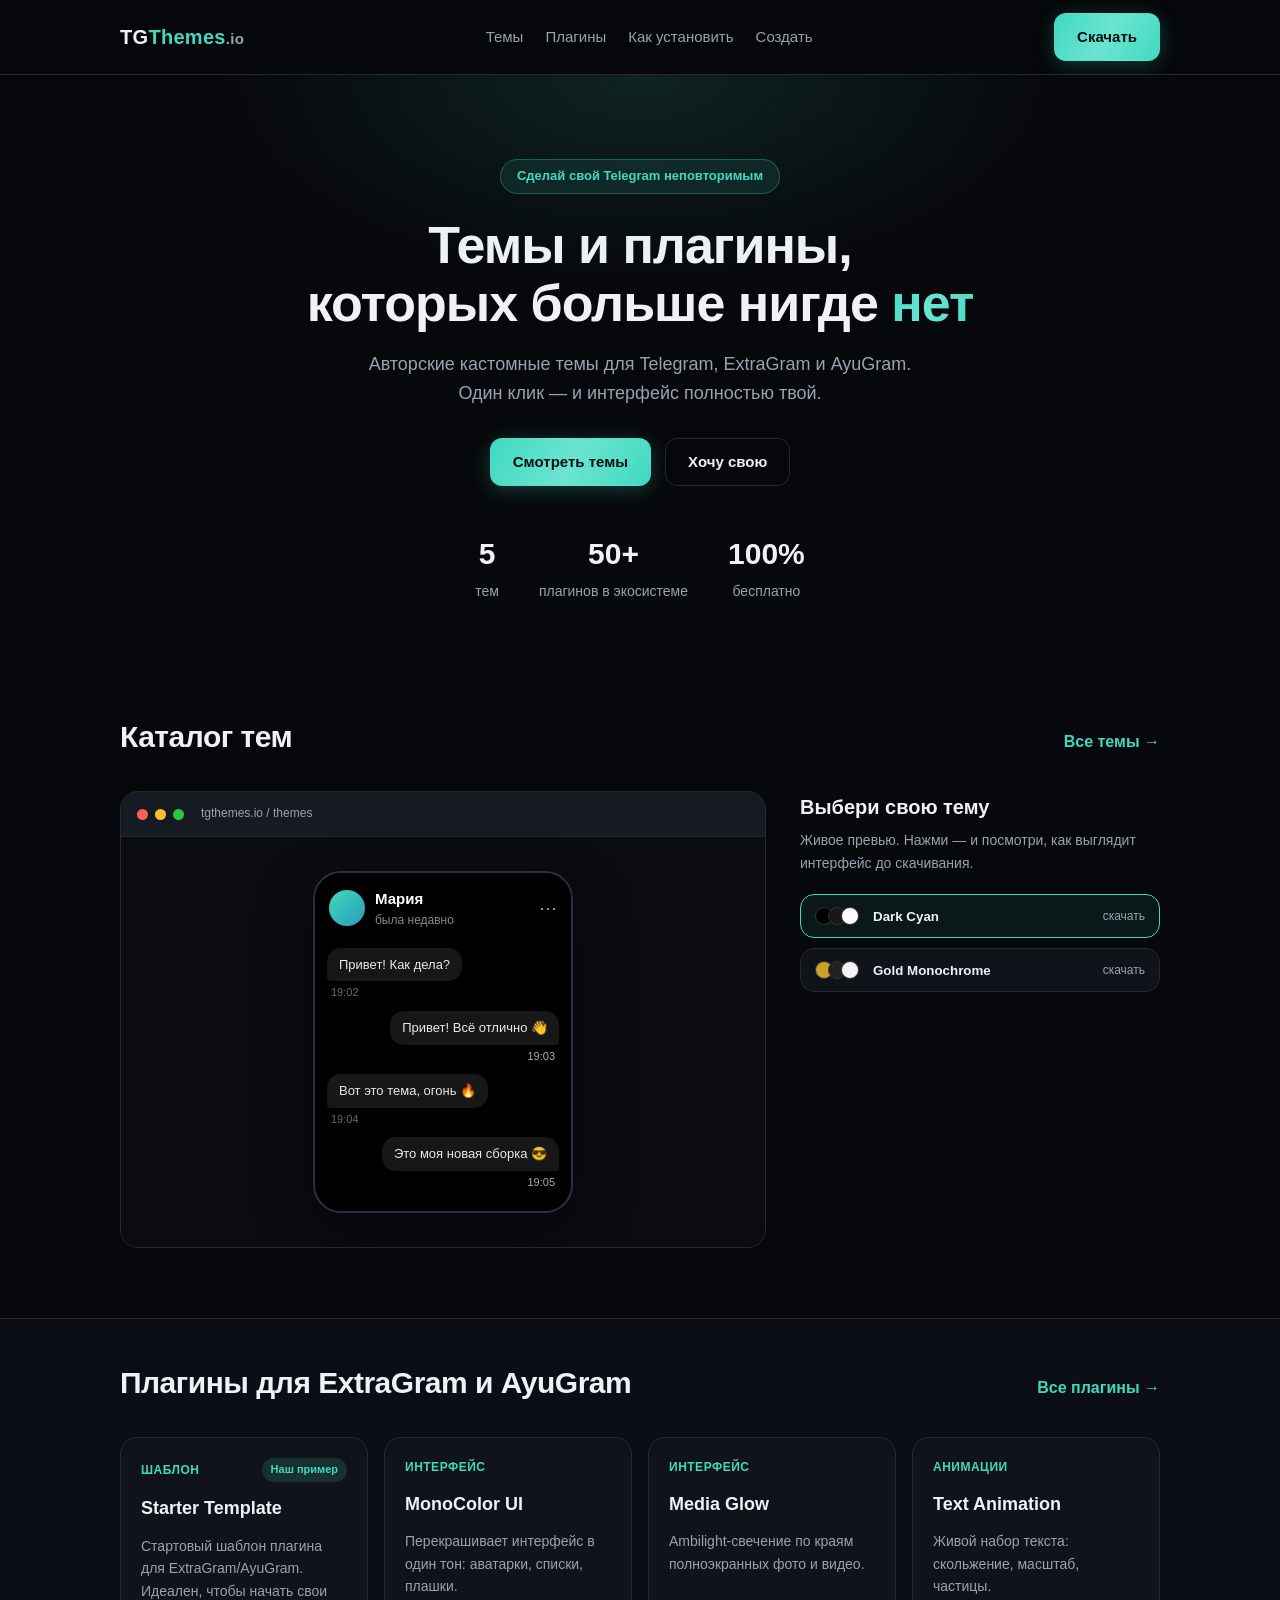
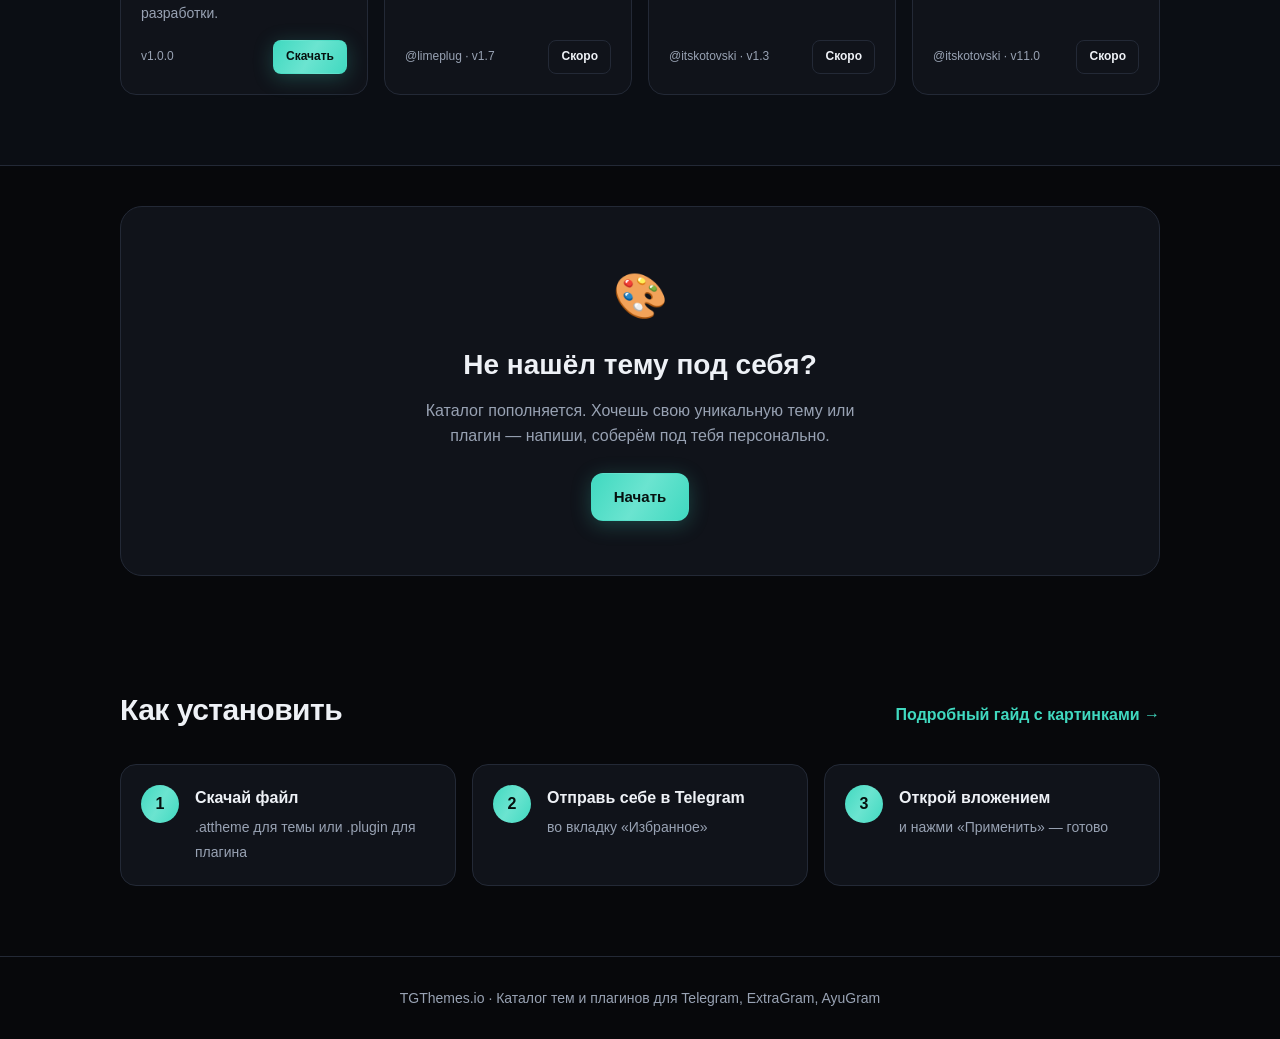
<file: index.html>
<!DOCTYPE html>
<html lang="ru">
<head>
<meta charset="UTF-8">
<meta name="viewport" content="width=device-width, initial-scale=1.0">
<title>TGThemes — Темы и плагины для Telegram, ExtraGram, AyuGram</title>
<meta name="description" content="Каталог кастомных тем (.attheme) и плагинов (.plugin) для Telegram, ExtraGram и AyuGram. Скачай и сделай свой мессенджер уникальным.">
<link rel="stylesheet" href="css/style.css">
</head>
<body>

<!-- NAV -->
<header class="site">
  <div class="container">
    <div class="brand">TG<span>Themes</span><em>.io</em></div>
    <nav>
      <a href="#themes">Темы</a>
      <a href="#plugins">Плагины</a>
      <a href="install.html">Как установить</a>
      <a href="#make">Создать</a>
    </nav>
    <a class="btn btn-primary btn-sm" href="#themes">Скачать</a>
  </div>
</header>

<!-- HERO -->
<section class="hero">
  <div class="container">
    <div class="hero-badge">Сделай свой Telegram неповторимым</div>
    <h1>Темы и плагины,<br>которых больше нигде <span class="accent-grad">нет</span></h1>
    <p>Авторские кастомные темы для Telegram, ExtraGram и AyuGram. Один клик — и интерфейс полностью твой.</p>
    <div class="hero-cta">
      <a class="btn btn-primary" href="#themes">Смотреть темы</a>
      <a class="btn btn-ghost" href="#make">Хочу свою</a>
    </div>
    <div class="hero-stats">
      <div><b>5</b><span>тем</span></div>
      <div><b>50+</b><span>плагинов в экосистеме</span></div>
      <div><b>100%</b><span>бесплатно</span></div>
    </div>
  </div>
</section>

<!-- THEMES -->
<section class="section" id="themes">
  <div class="container">
    <div class="section-head">
      <h2>Каталог тем</h2>
      <a class="link-arrow" href="themes.html">Все темы →</a>
    </div>

    <div class="theme-showcase">
      <div class="theme-browser">
        <div class="browser-top"><span></span><span></span><span></span><i>tgthemes.io / themes</i></div>
        <div class="browser-body">
          <div class="phone-frame" id="phone-frame">
            <div class="phone-header">
              <div class="ph-avatar"></div>
              <div>
                <div class="ph-name" id="ph-name">Мария</div>
                <div class="ph-status" id="ph-status">была недавно</div>
              </div>
              <div class="ph-icons">⋯</div>
            </div>
            <div class="phone-chat">
              <div class="pmsg in"><span id="ph-in1">Привет! Как дела?</span><em id="ph-in1-t">19:02</em></div>
              <div class="pmsg out"><span id="ph-out1">Привет! Всё отлично 👋</span><em id="ph-out1-t">19:03</em></div>
              <div class="pmsg in"><span id="ph-in2">Вот это тема, огонь 🔥</span><em id="ph-in2-t">19:04</em></div>
              <div class="pmsg out"><span id="ph-out2">Это моя новая сборка 😎</span><em id="ph-out2-t">19:05</em></div>
            </div>
          </div>
        </div>
      </div>
      <div class="theme-picker">
        <h3>Выбери свою тему</h3>
        <p>Живое превью. Нажми — и посмотри, как выглядит интерфейс до скачивания.</p>
        <div class="picker-list" id="picker-list"></div>
      </div>
    </div>
  </div>
</section>

<!-- PLUGINS -->
<section class="section alt" id="plugins">
  <div class="container">
    <div class="section-head">
      <h2>Плагины для ExtraGram и AyuGram</h2>
      <a class="link-arrow" href="plugins.html">Все плагины →</a>
    </div>
    <div class="grid" id="plugins-grid"></div>
  </div>
</section>

<!-- MAKE / CTA -->
<section class="section cta" id="make">
  <div class="container">
    <div class="cta-box">
      <div class="cta-icon">🎨</div>
      <h2>Не нашёл тему под себя?</h2>
      <p>Каталог пополняется. Хочешь свою уникальную тему или плагин — напиши, соберём под тебя персонально.</p>
      <a class="btn btn-primary" href="#howto">Начать</a>
    </div>
  </div>
</section>

<!-- HOWTO -->
<section class="section" id="howto">
  <div class="container">
    <div class="section-head">
      <h2>Как установить</h2>
      <a class="link-arrow" href="install.html">Подробный гайд с картинками →</a>
    </div>
    <div class="steps">
      <div class="step">
        <div class="step-num">1</div>
        <div class="step-body">
          <b>Скачай файл</b>
          <span>.attheme для темы или .plugin для плагина</span>
        </div>
      </div>
      <div class="step">
        <div class="step-num">2</div>
        <div class="step-body">
          <b>Отправь себе в Telegram</b>
          <span>во вкладку «Избранное»</span>
        </div>
      </div>
      <div class="step">
        <div class="step-num">3</div>
        <div class="step-body">
          <b>Открой вложением</b>
          <span>и нажми «Применить» — готово</span>
        </div>
      </div>
    </div>
  </div>
</section>

<footer class="foot"><div class="container">TGThemes.io · Каталог тем и плагинов для Telegram, ExtraGram, AyuGram</div></footer>

<script>
// ---------- THEMES ----------
const THEMES = [
  { id:"cyan", name:"Dark Cyan", file:"themes/dark-cyan.attheme", img:"images/theme-preview-cyan.jpg",
    colors:["#000000","#171717","#ffffff"],
    p:{ bg:"#000000", header:"#000000", in:"#171717", out:"#171717", text:"#e8e8e8", outText:"#e8e8e8", name:"#ffffff", status:"#888888" } },
  { id:"gold", name:"Gold Monochrome", file:"themes/gold-monochrome.attheme", img:"images/theme-preview-gold.jpg",
    colors:["#C9A227","#222222","#F2F3F5"],
    p:{ bg:"#161616", header:"#1a1a1a", in:"#222222", out:"#222222", text:"#F2F3F5", outText:"#F2F3F5", name:"#C9A227", status:"#C9A227" } }
];

// ---------- PLUGINS ----------
const PLUGINS = [
  { name:"Starter Template", cat:"Шаблон", ver:"1.0.0", file:"plugins/starter-template.plugin",
    desc:"Стартовый шаблон плагина для ExtraGram/AyuGram. Идеален, чтобы начать свои разработки.",
    tag:"Наш пример" },
  { name:"MonoColor UI", cat:"Интерфейс", ver:"1.7",
    desc:"Перекрашивает интерфейс в один тон: аватарки, списки, плашки.",
    author:"@limeplug" },
  { name:"Media Glow", cat:"Интерфейс", ver:"1.3",
    desc:"Ambilight-свечение по краям полноэкранных фото и видео.",
    author:"@itskotovski" },
  { name:"Text Animation", cat:"Анимации", ver:"11.0",
    desc:"Живой набор текста: скольжение, масштаб, частицы.",
    author:"@itskotovski" }
];

// ---------- RENDER THEME PICKER ----------
const picker = document.getElementById('picker-list');
picker.innerHTML = THEMES.map(t =>
  '<button class="pick" data-id="'+t.id+'">' +
    '<div class="pick-swatches">'+t.colors.map(c=>'<i style="background:'+c+'"></i>').join('')+'</div>' +
    '<div class="pick-name">'+t.name+'</div>' +
    '<div class="pick-size">'+(t.file?'скачать':'')+'</div>' +
  '</button>').join('');

// ---------- LIVE PHONE PREVIEW ----------
function applyTheme(t) {
  const f = document.getElementById('phone-frame');
  f.style.background = t.p.bg;
  f.querySelector('.phone-header').style.background = t.p.header;
  f.querySelector('.ph-name').style.color = t.p.name;
  document.getElementById('ph-status').style.color = t.p.status;
  const msgs = f.querySelectorAll('.pmsg');
  msgs.forEach(m => {
    const isOut = m.classList.contains('out');
    m.querySelector('span').style.background = isOut ? t.p.out : t.p.in;
    m.querySelector('span').style.color = isOut ? t.p.outText : t.p.text;
    m.querySelector('em').style.color = isOut ? t.p.outText : '#8a8f98';
  });
  document.querySelectorAll('.pick').forEach(b => b.classList.toggle('active', b.dataset.id === t.id));
}
picker.addEventListener('click', e => {
  const btn = e.target.closest('.pick');
  if (!btn) return;
  const t = THEMES.find(x => x.id === btn.dataset.id);
  if (t) applyTheme(t);
});
applyTheme(THEMES[0]);

// ---------- RENDER PLUGINS ----------
document.getElementById('plugins-grid').innerHTML = PLUGINS.map(p =>
  '<div class="card">'+
    '<div class="card-top"><span class="card-cat">'+p.cat+'</span>'+(p.tag?'<span class="card-tag">'+p.tag+'</span>':'')+'</div>'+
    '<div class="card-title">'+p.name+'</div>'+
    '<div class="card-desc">'+p.desc+'</div>'+
    '<div class="card-foot">'+
      (p.author?'<span class="card-meta">'+p.author+' · v'+p.ver+'</span>':'<span class="card-meta">v'+p.ver+'</span>')+
      (p.file?'<a class="btn btn-primary btn-xs" href="'+p.file+'" download>Скачать</a>':'<a class="btn btn-ghost btn-xs" href="plugins.html">Скоро</a>')+
    '</div>'+
  '</div>').join('');
</script>
</body>
</html>
</file>
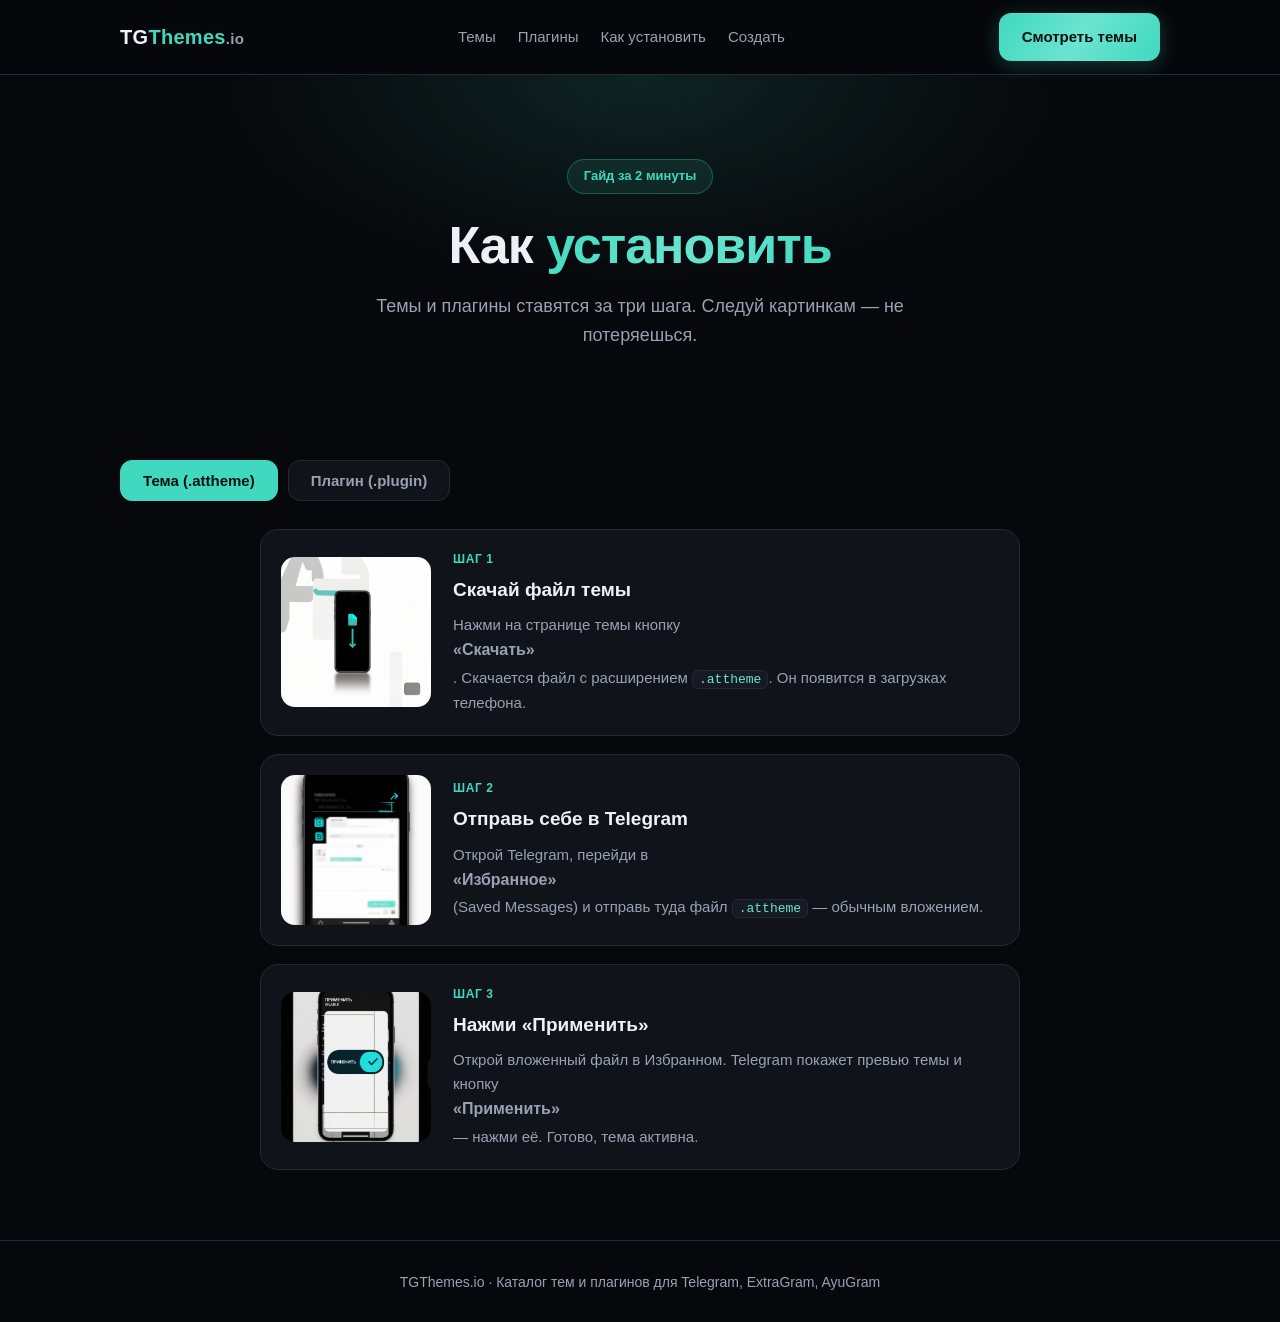
<file: install.html>
<!DOCTYPE html>
<html lang="ru">
<head>
<meta charset="UTF-8">
<meta name="viewport" content="width=device-width, initial-scale=1.0">
<title>Как установить — TGThemes</title>
<meta name="description" content="Пошаговая инструкция по установке тем (.attheme) и плагинов (.plugin) в Telegram, ExtraGram и AyuGram.">
<link rel="stylesheet" href="css/style.css">
</head>
<body>

<header class="site">
  <div class="container">
    <div class="brand">TG<span>Themes</span><em>.io</em></div>
    <nav>
      <a href="index.html#themes">Темы</a>
      <a href="plugins.html">Плагины</a>
      <a href="install.html">Как установить</a>
      <a href="index.html#make">Создать</a>
    </nav>
    <a class="btn btn-primary btn-sm" href="themes.html">Смотреть темы</a>
  </div>
</header>

<section class="hero">
  <div class="container">
    <div class="hero-badge">Гайд за 2 минуты</div>
    <h1>Как <span class="accent-grad">установить</span></h1>
    <p>Темы и плагины ставятся за три шага. Следуй картинкам — не потеряешься.</p>
  </div>
</section>

<!-- TABS -->
<section class="section tab-section">
  <div class="container">
    <div class="tab-bar">
      <button class="tab active" data-tab="theme">Тема (.attheme)</button>
      <button class="tab" data-tab="plugin">Плагин (.plugin)</button>
    </div>

    <!-- THEME STEPS -->
    <div class="tab-panel active" id="tab-theme">
      <div class="steps-col">
        <div class="step-card">
          <div class="step-img"><img src="images/howto-1-download.jpg" alt="Скачать тему"></div>
          <div class="step-body">
            <div class="step-tag">Шаг 1</div>
            <h3>Скачай файл темы</h3>
            <p>Нажми на странице темы кнопку <b>«Скачать»</b>. Скачается файл с расширением <code>.attheme</code>. Он появится в загрузках телефона.</p>
          </div>
        </div>

        <div class="step-card">
          <div class="step-img"><img src="images/howto-2-saved.jpg" alt="Отправить в избранное"></div>
          <div class="step-body">
            <div class="step-tag">Шаг 2</div>
            <h3>Отправь себе в Telegram</h3>
            <p>Открой Telegram, перейди в <b>«Избранное»</b> (Saved Messages) и отправь туда файл <code>.attheme</code> — обычным вложением.</p>
          </div>
        </div>

        <div class="step-card">
          <div class="step-img"><img src="images/howto-3-apply.jpg" alt="Применить тему"></div>
          <div class="step-body">
            <div class="step-tag">Шаг 3</div>
            <h3>Нажми «Применить»</h3>
            <p>Открой вложенный файл в Избранном. Telegram покажет превью темы и кнопку <b>«Применить»</b> — нажми её. Готово, тема активна.</p>
          </div>
        </div>
      </div>
    </div>

    <!-- PLUGIN STEPS -->
    <div class="tab-panel" id="tab-plugin">
      <div class="steps-col">
        <div class="step-card">
          <div class="step-img"><img src="images/howto-1-download.jpg" alt="Скачать плагин"></div>
          <div class="step-body">
            <div class="step-tag">Шаг 1</div>
            <h3>Скачай файл плагина</h3>
            <p>Нажми «Скачать» на странице плагина — получишь файл с расширением <code>.plugin</code>.</p>
          </div>
        </div>

        <div class="step-card">
          <div class="step-img"><img src="images/howto-2-saved.jpg" alt="Переслать в клиент"></div>
          <div class="step-body">
            <div class="step-tag">Шаг 2</div>
            <h3>Открой его в ExtraGram/AyuGram</h3>
            <p>Запусти клиент, открой <b>Настройки → Плагины</b>, нажми <b>«Добавить плагин»</b>/<code>+</code> и выбери скачанный файл.</p>
          </div>
        </div>

        <div class="step-card">
          <div class="step-img"><img src="images/howto-4-plugin.jpg" alt="Включить плагин"></div>
          <div class="step-body">
            <div class="step-tag">Шаг 3</div>
            <h3>Включи переключатель</h3>
            <p>После добавления включи тумблер рядом с плагином. Если нужна библиотека (например, ZwyLib) — сначала установи её.</p>
          </div>
        </div>
      </div>

      <div class="notice">
        <b>Почему нет автоматической установки?</b>
        <span>Telegram показывает экран подтверждения перед применением темы/плагина. Это встроенная защита — её нельзя обойти. Так что ручной клик всегда нужен.</span>
      </div>
    </div>
  </div>
</section>

<footer class="foot"><div class="container">TGThemes.io · Каталог тем и плагинов для Telegram, ExtraGram, AyuGram</div></footer>

<script>
document.querySelectorAll('.tab').forEach(btn => {
  btn.addEventListener('click', () => {
    document.querySelectorAll('.tab').forEach(b => b.classList.remove('active'));
    document.querySelectorAll('.tab-panel').forEach(p => p.classList.remove('active'));
    btn.classList.add('active');
    document.getElementById('tab-' + btn.dataset.tab).classList.add('active');
  });
});
</script>
</body>
</html>
</file>
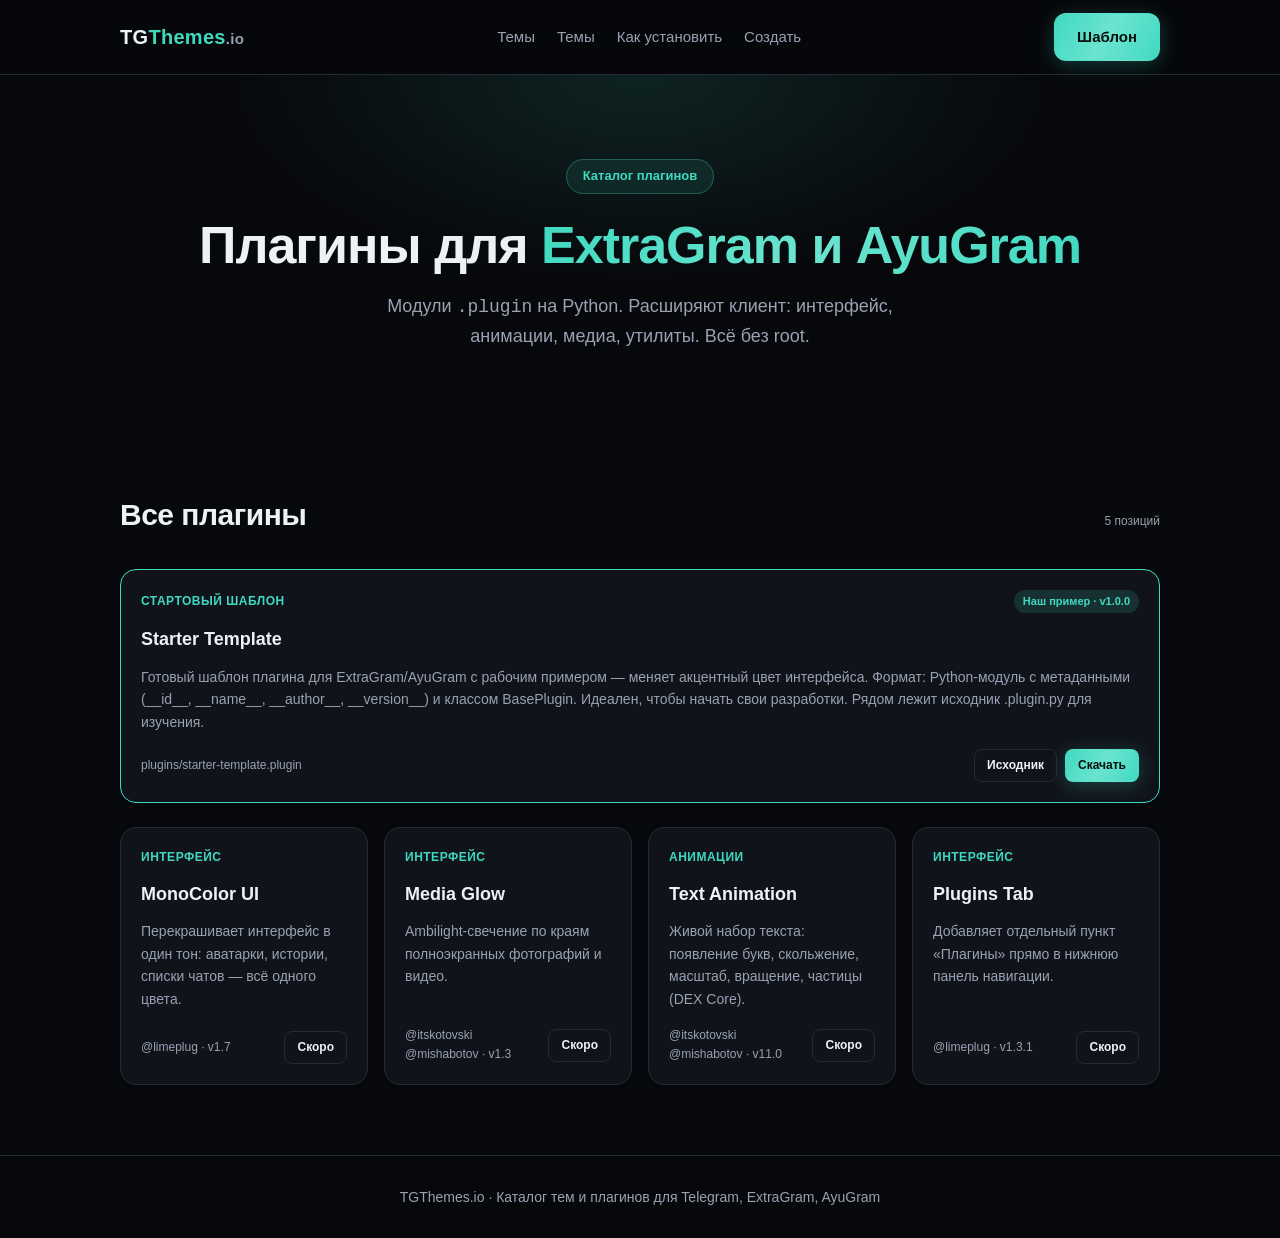
<file: plugins.html>
<!DOCTYPE html>
<html lang="ru">
<head>
<meta charset="UTF-8">
<meta name="viewport" content="width=device-width, initial-scale=1.0">
<title>Каталог плагинов — TGThemes</title>
<meta name="description" content="Каталог плагинов .plugin для ExtraGram и AyuGram: интерфейс, анимации, медиа, утилиты. Стартовый шаблон для своих разработок.">
<link rel="stylesheet" href="css/style.css">
</head>
<body>

<header class="site">
  <div class="container">
    <div class="brand">TG<span>Themes</span><em>.io</em></div>
    <nav>
      <a href="index.html#themes">Темы</a>
      <a href="themes.html">Темы</a>
      <a href="install.html">Как установить</a>
      <a href="index.html#make">Создать</a>
    </nav>
    <a class="btn btn-primary btn-sm" href="plugins/starter-template.plugin" download>Шаблон</a>
  </div>
</header>

<section class="hero">
  <div class="container">
    <div class="hero-badge">Каталог плагинов</div>
    <h1>Плагины для <span class="accent-grad">ExtraGram и AyuGram</span></h1>
    <p>Модули <code>.plugin</code> на Python. Расширяют клиент: интерфейс, анимации, медиа, утилиты. Всё без root.</p>
  </div>
</section>

<section class="section">
  <div class="container">
    <div class="section-head"><h2>Все плагины</h2><span class="card-meta" id="plugins-count">…</span></div>

    <div class="card" style="margin-bottom:24px; border-color:var(--accent)">
      <div class="card-top">
        <span class="card-cat">Стартовый шаблон</span>
        <span class="card-tag">Наш пример · v1.0.0</span>
      </div>
      <div class="card-title">Starter Template</div>
      <div class="card-desc">Готовый шаблон плагина для ExtraGram/AyuGram с рабочим примером — меняет акцентный цвет интерфейса. Формат: Python-модуль с метаданными (__id__, __name__, __author__, __version__) и классом BasePlugin. Идеален, чтобы начать свои разработки. Рядом лежит исходник .plugin.py для изучения.</div>
      <div class="card-foot">
        <span class="card-meta">plugins/starter-template.plugin</span>
        <div style="display:flex;gap:8px">
          <a class="btn btn-ghost btn-xs" href="plugins/starter-template.plugin.py" download>Исходник</a>
          <a class="btn btn-primary btn-xs" href="plugins/starter-template.plugin" download>Скачать</a>
        </div>
      </div>
    </div>

    <div class="grid" id="plugins-grid"></div>
  </div>
</section>

<footer class="foot"><div class="container">TGThemes.io · Каталог тем и плагинов для Telegram, ExtraGram, AyuGram</div></footer>

<script>
const PLUGINS = [
  { name:"MonoColor UI", cat:"Интерфейс", ver:"1.7", author:"@limeplug",
    desc:"Перекрашивает интерфейс в один тон: аватарки, истории, списки чатов — всё одного цвета." },
  { name:"Media Glow", cat:"Интерфейс", ver:"1.3", author:"@itskotovski @mishabotov",
    desc:"Ambilight-свечение по краям полноэкранных фотографий и видео." },
  { name:"Text Animation", cat:"Анимации", ver:"11.0", author:"@itskotovski @mishabotov",
    desc:"Живой набор текста: появление букв, скольжение, масштаб, вращение, частицы (DEX Core)." },
  { name:"Plugins Tab", cat:"Интерфейс", ver:"1.3.1", author:"@limeplug",
    desc:"Добавляет отдельный пункт «Плагины» прямо в нижнюю панель навигации." }
];
document.getElementById('plugins-count').textContent = (PLUGINS.length+1) + ' позиций';
document.getElementById('plugins-grid').innerHTML = PLUGINS.map(p =>
  '<div class="card">'+
    '<div class="card-top"><span class="card-cat">'+p.cat+'</span></div>'+
    '<div class="card-title">'+p.name+'</div>'+
    '<div class="card-desc">'+p.desc+'</div>'+
    '<div class="card-foot">'+
      '<span class="card-meta">'+p.author+' · v'+p.ver+'</span>'+
      '<a class="btn btn-ghost btn-xs" href="index.html#make">Скоро</a>'+
    '</div>'+
  '</div>').join('');
</script>
</body>
</html>
</file>
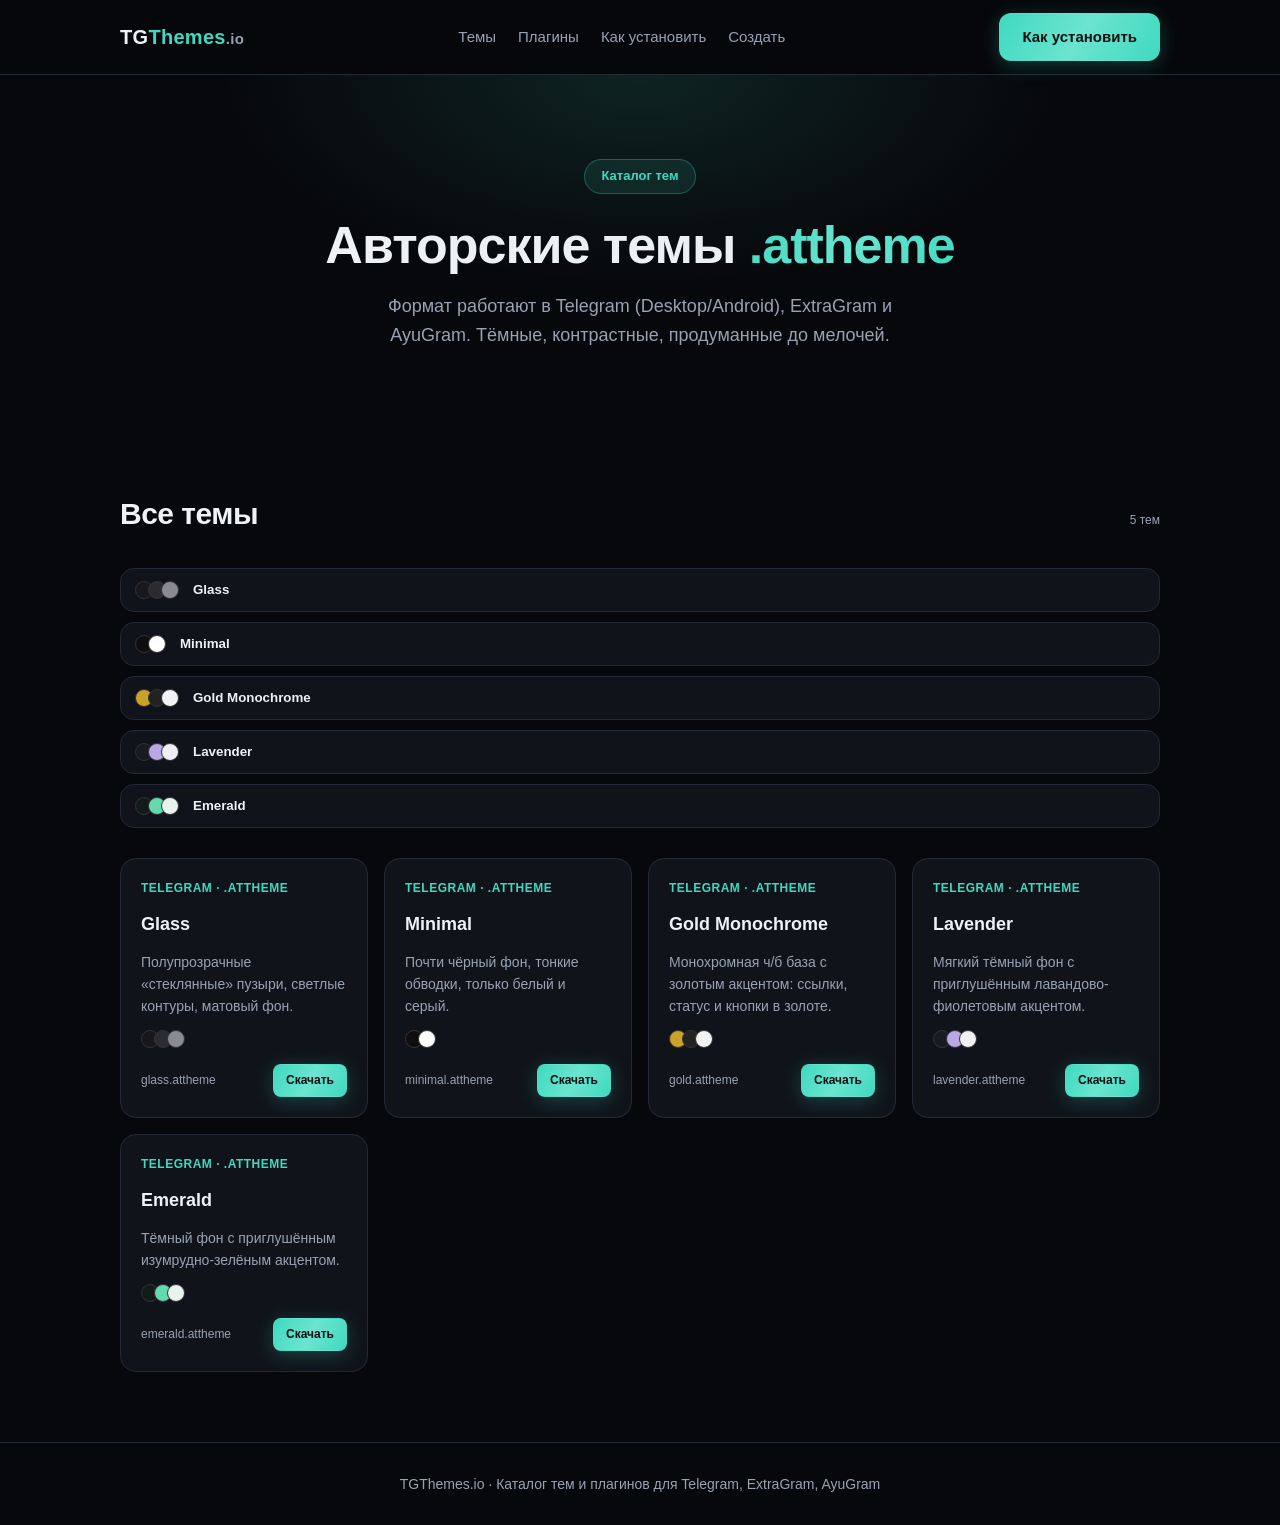
<file: themes.html>
<!DOCTYPE html>
<html lang="ru">
<head>
<meta charset="UTF-8">
<meta name="viewport" content="width=device-width, initial-scale=1.0">
<title>Каталог тем — TGThemes</title>
<meta name="description" content="Каталог кастомных тем .attheme для Telegram, ExtraGram и AyuGram. Скачай бесплатно.">
<link rel="stylesheet" href="css/style.css">
</head>
<body>

<header class="site">
  <div class="container">
    <div class="brand">TG<span>Themes</span><em>.io</em></div>
    <nav>
      <a href="index.html#themes">Темы</a>
      <a href="plugins.html">Плагины</a>
      <a href="install.html">Как установить</a>
      <a href="index.html#make">Создать</a>
    </nav>
    <a class="btn btn-primary btn-sm" href="install.html">Как установить</a>
  </div>
</header>

<section class="hero">
  <div class="container">
    <div class="hero-badge">Каталог тем</div>
    <h1>Авторские темы <span class="accent-grad">.attheme</span></h1>
    <p>Формат работают в Telegram (Desktop/Android), ExtraGram и AyuGram. Тёмные, контрастные, продуманные до мелочей.</p>
  </div>
</section>

<section class="section">
  <div class="container">
    <div class="section-head"><h2>Все темы</h2><span class="card-meta" id="themes-count">…</span></div>
    <div class="theme-picker" style="margin-bottom:30px">
      <div class="picker-list" id="picker-list"></div>
    </div>
    <div class="grid" id="themes-grid"></div>
  </div>
</section>

<footer class="foot"><div class="container">TGThemes.io · Каталог тем и плагинов для Telegram, ExtraGram, AyuGram</div></footer>

<script>
const THEMES = [
  { id:"glass", name:"Glass", file:"themes/glass.attheme", img:"images/theme-preview-glass.jpg",
    colors:["#18181c","#2b2b32","#8a8a92"],
    desc:"Полупрозрачные «стеклянные» пузыри, светлые контуры, матовый фон." },
  { id:"minimal", name:"Minimal", file:"themes/minimal.attheme", img:"images/theme-preview-minimal.jpg",
    colors:["#0e0e10","#ffffff"],
    desc:"Почти чёрный фон, тонкие обводки, только белый и серый." },
  { id:"gold", name:"Gold Monochrome", file:"themes/gold.attheme", img:"images/theme-preview-gold.jpg",
    colors:["#C9A227","#222222","#F2F3F5"],
    desc:"Монохромная ч/б база с золотым акцентом: ссылки, статус и кнопки в золоте." },
  { id:"lavender", name:"Lavender", file:"themes/lavender.attheme", img:"images/theme-preview-lavender.jpg",
    colors:["#1a1a22","#b9a7e6","#f0f0f4"],
    desc:"Мягкий тёмный фон с приглушённым лавандово-фиолетовым акцентом." },
  { id:"emerald", name:"Emerald", file:"themes/emerald.attheme", img:"images/theme-preview-emerald.jpg",
    colors:["#111b1a","#63d9b0","#e8f2ef"],
    desc:"Тёмный фон с приглушённым изумрудно-зелёным акцентом." }
];
document.getElementById('themes-count').textContent = THEMES.length + ' тем';

const picker = document.getElementById('picker-list');
picker.innerHTML = THEMES.map(t =>
  '<button class="pick" data-id="'+t.id+'">'+
    '<div class="pick-swatches">'+t.colors.map(c=>'<i style="background:'+c+'"></i>').join('')+'</div>'+
    '<div class="pick-name">'+t.name+'</div>'+
  '</button>').join('');

const grid = document.getElementById('themes-grid');
grid.innerHTML = THEMES.map(t =>
  '<div class="card">'+
    '<div class="card-top"><span class="card-cat">Telegram · .attheme</span></div>'+
    '<div class="card-title">'+t.name+'</div>'+
    '<div class="card-desc">'+t.desc+'</div>'+
    '<div class="pick-swatches">'+t.colors.map(c=>'<i style="background:'+c+'"></i>').join('')+'</div>'+
    '<div class="card-foot">'+
      '<span class="card-meta">'+t.file.replace('themes/','')+'</span>'+
      '<a class="btn btn-primary btn-xs" href="'+t.file+'" download>Скачать</a>'+
    '</div>'+
  '</div>').join('');

picker.addEventListener('click', e => {
  const btn = e.target.closest('.pick'); if(!btn) return;
  document.querySelectorAll('.pick').forEach(b=>b.classList.toggle('active', b===btn));
});
</script>
</body>
</html>
</file>
<file: css/style.css>
:root {
  --bg: #07080b;
  --panel: #10131a;
  --panel-2: #161a23;
  --border: #232936;
  --text: #eef1f6;
  --muted: #98a2b3;
  --accent: #40d9c0;
  --accent-2: #6be4d0;
  --grad: linear-gradient(120deg, #40d9c0 0%, #6be4d0 50%, #40d9c0 100%);
}
* { box-sizing: border-box; margin: 0; padding: 0; }
html { scroll-behavior: smooth; }
body { font-family: "Inter", -apple-system, "Segoe UI", Roboto, sans-serif; background: var(--bg); color: var(--text); line-height: 1.6; -webkit-font-smoothing: antialiased; }
a { color: var(--accent); text-decoration: none; }
a:hover { color: var(--accent-2); }
img { max-width: 100%; display: block; }
.container { max-width: 1080px; margin: 0 auto; padding: 0 20px; }

/* NAV */
header.site { position: sticky; top: 0; z-index: 100; backdrop-filter: blur(10px); background: rgba(7,8,11,0.85); border-bottom: 1px solid var(--border); }
header.site .container { display: flex; align-items: center; justify-content: space-between; padding: 13px 20px; }
.brand { font-size: 20px; font-weight: 800; letter-spacing: .3px; }
.brand span { color: var(--accent); }
.brand em { font-style: normal; color: var(--muted); font-size: 15px; }
nav { display: flex; gap: 22px; }
nav a { color: var(--muted); font-weight: 500; font-size: 15px; }
nav a:hover { color: var(--text); }
.btn-sm { padding: 7px 14px; font-size: 13px; }

/* BUTTONS */
.btn { display: inline-flex; align-items: center; justify-content: center; gap: 8px; padding: 11px 22px; border-radius: 12px; font-weight: 600; font-size: 15px; cursor: pointer; transition: transform .15s, opacity .15s, background .15s; border: 1px solid transparent; }
.btn-primary { background: var(--grad); color: #06110f; box-shadow: 0 4px 20px rgba(64,217,192,0.25); }
.btn-primary:hover { transform: translateY(-1px); color: #06110f; }
.btn-ghost { background: transparent; color: var(--text); border: 1px solid var(--border); }
.btn-ghost:hover { border-color: var(--accent); color: var(--text); }
.btn-xs { padding: 6px 12px; font-size: 12px; border-radius: 8px; }

/* HERO */
.hero { padding: 84px 0 70px; text-align: center; position: relative; overflow: hidden; }
.hero::before { content: ""; position: absolute; inset: 0; background: radial-gradient(600px 300px at 50% 0%, rgba(64,217,192,0.13), transparent 70%); pointer-events: none; }
.hero-badge { display: inline-block; padding: 6px 16px; border-radius: 100px; background: rgba(64,217,192,0.1); border: 1px solid rgba(64,217,192,0.3); color: var(--accent); font-size: 13px; font-weight: 600; margin-bottom: 22px; }
.hero h1 { font-size: 52px; font-weight: 800; line-height: 1.12; letter-spacing: -1px; margin-bottom: 18px; }
.accent-grad { background: var(--grad); -webkit-background-clip: text; background-clip: text; color: transparent; }
.hero p { color: var(--muted); font-size: 18px; max-width: 560px; margin: 0 auto 30px; }
.hero-cta { display: flex; gap: 14px; justify-content: center; flex-wrap: wrap; }
.hero-stats { display: flex; gap: 40px; justify-content: center; margin-top: 44px; flex-wrap: wrap; }
.hero-stats div { text-align: center; }
.hero-stats b { display: block; font-size: 30px; font-weight: 800; color: var(--text); }
.hero-stats span { color: var(--muted); font-size: 14px; }

/* SECTIONS */
.section { padding: 40px 0 70px; }
.section.alt { background: #0b0e14; border-top: 1px solid var(--border); border-bottom: 1px solid var(--border); }
.section-head { display: flex; align-items: baseline; justify-content: space-between; margin-bottom: 30px; gap: 16px; }
.section-head h2 { font-size: 30px; font-weight: 800; letter-spacing: -0.5px; }
.link-arrow { color: var(--accent); font-weight: 600; white-space: nowrap; }

/* THEME SHOWCASE */
.theme-showcase { display: grid; grid-template-columns: minmax(0,1fr) minmax(280px,360px); gap: 34px; align-items: start; }
.theme-browser { background: var(--panel); border: 1px solid var(--border); border-radius: 18px; overflow: hidden; }
.browser-top { display: flex; align-items: center; gap: 7px; padding: 12px 16px; background: var(--panel-2); border-bottom: 1px solid var(--border); }
.browser-top span { width: 11px; height: 11px; border-radius: 50%; background: #333a48; }
.browser-top span:nth-child(1){background:#ff5f57}.browser-top span:nth-child(2){background:#febc2e}.browser-top span:nth-child(3){background:#28c840}
.browser-top i { margin-left: 10px; color: var(--muted); font-style: normal; font-size: 12px; }
.browser-body { background: #0a0c10; display: flex; justify-content: center; padding: 34px 20px; }
.phone-frame { width: 260px; border-radius: 28px; overflow: hidden; border: 2px solid #2a3040; box-shadow: 0 20px 50px rgba(0,0,0,0.5); transition: background .4s; background: #0a0a0c; }
.phone-header { display: flex; align-items: center; gap: 10px; padding: 14px 14px 10px; background: #0d0d0f; transition: background .4s; }
.ph-avatar { width: 36px; height: 36px; border-radius: 50%; background: linear-gradient(135deg,var(--accent),#2b9cb8); flex-shrink: 0; }
.ph-name { font-weight: 700; font-size: 15px; transition: color .4s; }
.ph-status { font-size: 12px; transition: color .4s; }
.ph-icons { margin-left: auto; color: var(--muted); font-size: 18px; }
.phone-chat { padding: 8px 12px 20px; display: flex; flex-direction: column; gap: 9px; }
.pmsg { display: flex; flex-direction: column; max-width: 82%; }
.pmsg.in { align-self: flex-start; align-items: flex-start; }
.pmsg.out { align-self: flex-end; align-items: flex-end; }
.pmsg span { padding: 8px 12px; font-size: 13px; line-height: 1.35; transition: background .4s, color .4s; }
.pmsg.in span { background: #1a1a1e; color: #e8e8e8; border-radius: 14px 14px 14px 4px; }
.pmsg.out span { background: #40d9c0; color: #0d0d0f; border-radius: 14px 14px 4px 14px; }
.pmsg em { font-style: normal; font-size: 11px; opacity: 0.75; margin-top: 3px; padding: 0 4px; }

.theme-picker h3 { font-size: 20px; font-weight: 700; margin-bottom: 6px; }
.theme-picker > p { color: var(--muted); font-size: 14px; margin-bottom: 20px; }
.picker-list { display: flex; flex-direction: column; gap: 10px; }
.pick { display: flex; align-items: center; gap: 14px; padding: 12px 14px; background: var(--panel); border: 1px solid var(--border); border-radius: 14px; cursor: pointer; text-align: left; transition: border-color .2s, background .2s; color: var(--text); }
.pick:hover { border-color: var(--accent); }
.pick.active { border-color: var(--accent); background: rgba(64,217,192,0.08); }
.pick-swatches { display: flex; }
.pick-swatches i { width: 18px; height: 18px; border-radius: 50%; border: 1px solid #333; margin-left: -5px; }
.pick-swatches i:first-child { margin-left: 0; }
.pick-name { font-weight: 600; flex: 1; }
.pick-size { font-size: 12px; color: var(--muted); }

/* GRID / CARDS */
.grid { display: grid; grid-template-columns: repeat(auto-fill, minmax(230px, 1fr)); gap: 16px; }
.card { background: var(--panel); border: 1px solid var(--border); border-radius: 16px; padding: 20px; display: flex; flex-direction: column; gap: 12px; transition: transform .18s, border-color .18s; }
.card:hover { transform: translateY(-4px); border-color: var(--accent); }
.card-top { display: flex; align-items: center; justify-content: space-between; }
.card-cat { font-size: 12px; color: var(--accent); font-weight: 700; text-transform: uppercase; letter-spacing: .5px; }
.card-tag { font-size: 11px; background: rgba(64,217,192,0.15); color: var(--accent); padding: 3px 9px; border-radius: 100px; font-weight: 600; }
.card-title { font-size: 18px; font-weight: 700; }
.card-desc { color: var(--muted); font-size: 14px; flex: 1; }
.card-foot { display: flex; align-items: center; justify-content: space-between; gap: 10px; margin-top: 4px; }
.card-meta { font-size: 12px; color: var(--muted); }

/* CTA */
.cta-box { text-align: center; background: var(--panel); border: 1px solid var(--border); border-radius: 22px; padding: 54px 30px; }
.cta-icon { font-size: 44px; margin-bottom: 12px; }
.cta-box h2 { font-size: 28px; font-weight: 800; margin-bottom: 10px; }
.cta-box p { color: var(--muted); max-width: 480px; margin: 0 auto 24px; }

/* STEPS */
.steps { display: grid; grid-template-columns: repeat(auto-fit,minmax(240px,1fr)); gap: 16px; }
.step { display: flex; gap: 16px; background: var(--panel); border: 1px solid var(--border); padding: 20px; border-radius: 16px; }
.step-num { width: 38px; height: 38px; border-radius: 50%; background: var(--grad); color: #06110f; font-weight: 800; display: flex; align-items: center; justify-content: center; flex-shrink: 0; }
.step-body b { display: block; font-size: 16px; margin-bottom: 3px; }
.step-body span { color: var(--muted); font-size: 14px; }

footer.foot { border-top: 1px solid var(--border); padding: 30px 0; text-align: center; color: var(--muted); font-size: 14px; }

/* INSTALL PAGE */
.tab-section { padding-top: 10px; }
.tab-bar { display: flex; gap: 10px; margin-bottom: 28px; }
.tab { padding: 11px 22px; border-radius: 12px; background: var(--panel); border: 1px solid var(--border); color: var(--muted); font-weight: 600; font-size: 15px; cursor: pointer; transition: all .2s; }
.tab.active { background: var(--accent); color: #06110f; border-color: var(--accent); }
.tab-panel { display: none; }
.tab-panel.active { display: block; }
.steps-col { display: flex; flex-direction: column; gap: 18px; max-width: 760px; margin: 0 auto; }
.step-card { display: flex; gap: 22px; background: var(--panel); border: 1px solid var(--border); border-radius: 18px; padding: 20px; align-items: center; }
.step-img { width: 150px; height: 150px; flex-shrink: 0; border-radius: 14px; overflow: hidden; background: #0a0c10; }
.step-img img { width: 100%; height: 100%; object-fit: cover; }
.step-body { flex: 1; }
.step-tag { font-size: 12px; font-weight: 700; text-transform: uppercase; letter-spacing: .6px; color: var(--accent); margin-bottom: 6px; }
.step-body h3 { font-size: 19px; font-weight: 700; margin-bottom: 8px; }
.step-body p { color: var(--muted); font-size: 15px; }
.step-body code { background: var(--panel-2); border: 1px solid var(--border); border-radius: 6px; padding: 1px 6px; font-size: 13px; color: var(--accent-2); }
.notice { max-width: 760px; margin: 26px auto 0; background: rgba(64,217,192,0.07); border: 1px solid rgba(64,217,192,0.25); border-radius: 14px; padding: 16px 18px; color: var(--muted); font-size: 14px; }
.notice b { display: block; color: var(--text); margin-bottom: 4px; }

@media (max-width: 560px) {
  .step-card { flex-direction: column; align-items: flex-start; }
  .step-img { width: 100%; height: auto; aspect-ratio: 4/3; }
  .tab-bar { flex-direction: column; }
}

@media (max-width: 820px) {
  .theme-showcase { grid-template-columns: 1fr; }
  .hero h1 { font-size: 36px; }
  .hero-stats { gap: 24px; }
  .section-head h2 { font-size: 24px; }
}
@media (max-width: 560px) {
  nav { display: none; }
  .hero { padding-top: 60px; }
  .hero h1 { font-size: 30px; }
  .hero p { font-size: 16px; }
  .section-head { flex-direction: column; gap: 6px; }
}
@media (prefers-reduced-motion: reduce) {
  * { animation: none !important; transition: none !important; }
}
</file>
